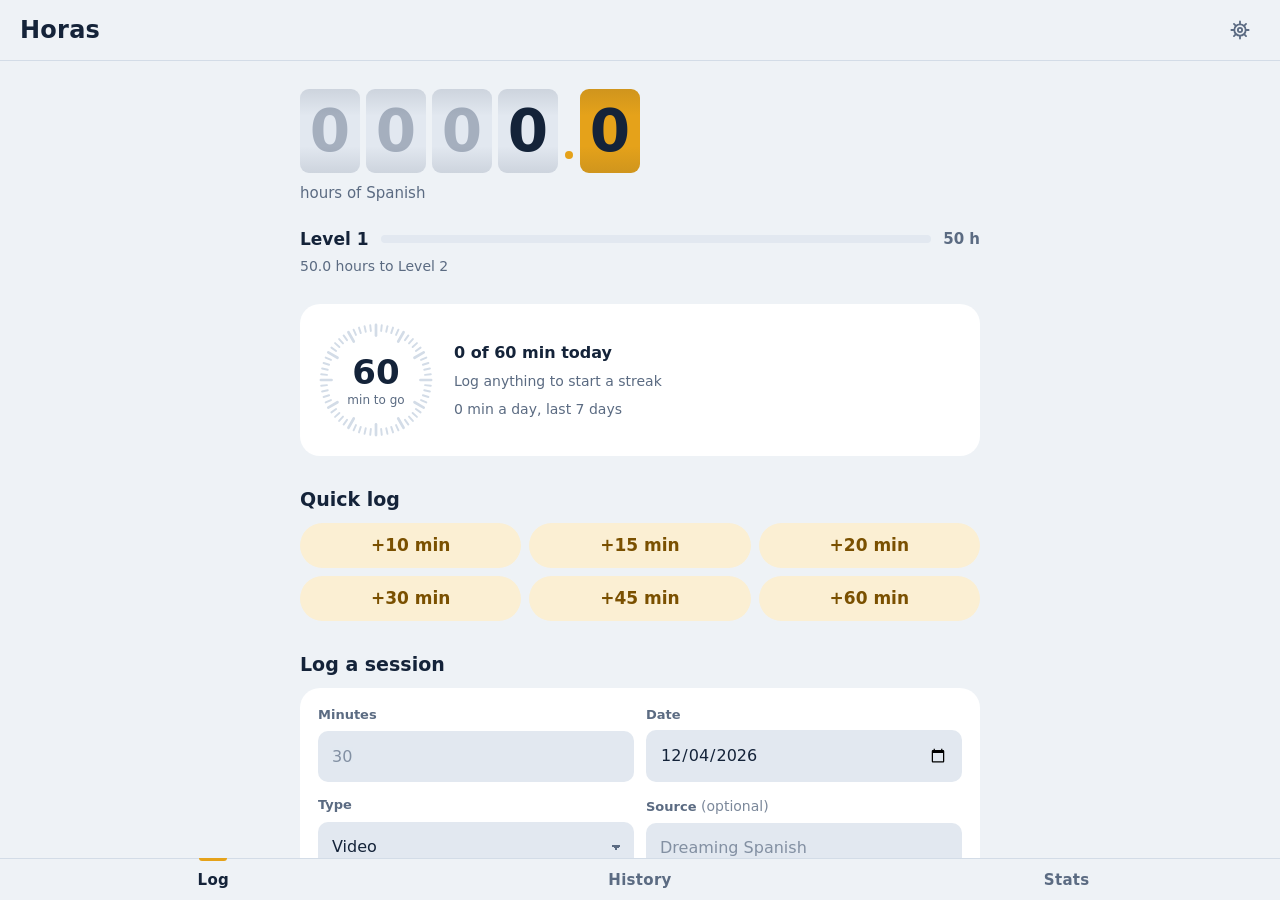
<file: index.html>
<!doctype html>
<html lang="en">
<head>
<meta charset="utf-8">
<meta name="viewport" content="width=device-width, initial-scale=1, viewport-fit=cover">
<title>Horas</title>

<meta name="apple-mobile-web-app-capable" content="yes">
<meta name="mobile-web-app-capable" content="yes">
<meta name="apple-mobile-web-app-status-bar-style" content="black-translucent">
<meta name="apple-mobile-web-app-title" content="Horas">
<link rel="apple-touch-icon" href="icons/icon-180.png">

<link rel="manifest" href="manifest.webmanifest">
<meta name="theme-color" content="#EEF2F6" media="(prefers-color-scheme: light)">
<meta name="theme-color" content="#0D1828" media="(prefers-color-scheme: dark)">
<link rel="stylesheet" href="styles.css">
</head>
<body>

<!-- `.appbar`, not `.bar`: the Stats chart draws SVG rects with class "bar". -->
<header class="appbar">
  <h1 id="title">Horas</h1>
  <!-- Drawn, not the ⚙ character: iOS renders that as a grey 3D emoji. -->
  <button id="settings-btn" class="icon-btn" aria-label="Settings">
    <svg viewBox="0 0 24 24" aria-hidden="true" fill="none" stroke="currentColor"
         stroke-width="2" stroke-linecap="round">
      <circle cx="12" cy="12" r="6.2"/>
      <circle cx="12" cy="12" r="2.3"/>
      <path d="M12 2.6v2.3M12 19.1v2.3M2.6 12h2.3M19.1 12h2.3M5.4 5.4l1.6 1.6M17 17l1.6 1.6M5.4 18.6 7 17M17 7l1.6-1.6"/>
    </svg>
  </button>
</header>

<!-- ============================ LOG ============================ -->
<main id="view-log" class="view">
  <!-- Hour meter: total hours on rolling digit drums, tenths drum in saffron.
       app.js builds the drums once, then only moves the ones whose digit changed. -->
  <section class="hero" aria-label="Your total">
    <div id="meter" class="meter" role="img" aria-label="0 hours"></div>
    <p class="meter-caption">hours of Spanish</p>

    <div class="level">
      <span id="level-name" class="level-name">Level 1</span>
      <div class="track" aria-hidden="true"><div id="track-fill" class="track-fill"></div></div>
      <span id="level-next" class="level-next">50 h</span>
    </div>
    <p id="level-sub" class="level-sub"></p>
  </section>

  <!-- Today: a 60-tick clock dial against the daily goal. Hidden when the goal is 0. -->
  <section class="today plate" aria-label="Today">
    <div id="goal-wrap" class="dial">
      <div id="goal-ring"></div>
      <div class="dial-center">
        <strong id="goal-left">0</strong>
        <span id="goal-label">min to go</span>
      </div>
    </div>
    <ul class="today-facts">
      <li id="stat-today"></li>
      <li id="stat-streak"></li>
      <li id="stat-avg"></li>
    </ul>
  </section>

  <h2 class="section-h">Quick log</h2>
  <div id="quick" class="quick"></div>

  <h2 class="section-h">Log a session</h2>
  <form id="add-form" class="plate form" autocomplete="off">
    <div class="field">
      <label for="f-minutes">Minutes</label>
      <input id="f-minutes" type="number" inputmode="numeric" min="1" max="1440" step="1" required placeholder="30">
    </div>
    <div class="field">
      <label for="f-date">Date</label>
      <input id="f-date" type="date" required>
    </div>
    <div class="field">
      <label for="f-kind">Type</label>
      <select id="f-kind">
        <option value="video">Video</option>
        <option value="audio">Audio / podcast</option>
        <option value="reading">Reading</option>
        <option value="conversation">Conversation</option>
      </select>
    </div>
    <div class="field">
      <label for="f-source">Source <span class="muted">(optional)</span></label>
      <!-- Type freely; a new name is saved to the list on submit. app.js attaches
           `list` only once there are saved sources, so there's never a dead chevron. -->
      <input id="f-source" type="text" placeholder="Dreaming Spanish" maxlength="60">
      <datalist id="source-list"></datalist>
    </div>
    <div class="field wide">
      <label for="f-title">Title <span class="muted">(optional)</span></label>
      <input id="f-title" type="text" placeholder="Superbeginner: Ordering coffee" maxlength="120">
    </div>
    <div class="field wide">
      <label for="f-note">Note <span class="muted">(optional)</span></label>
      <input id="f-note" type="text" placeholder="Episode, topic, how much you understood…">
    </div>
    <button type="submit" class="primary wide">Log session</button>
  </form>
</main>

<!-- ========================== HISTORY ========================== -->
<main id="view-history" class="view" hidden>
  <div id="history"></div>
</main>

<!-- =========================== STATS =========================== -->
<main id="view-stats" class="view" hidden>
  <section class="plate">
    <h2>Last 30 days</h2>
    <div id="chart-30"></div>
    <p id="chart-legend" class="muted"></p>
  </section>
  <section class="plate">
    <h2>Totals</h2>
    <dl id="totals" class="diag"></dl>
  </section>
  <section class="plate">
    <h2>Pace</h2>
    <p id="pace" class="muted"></p>
  </section>
  <section class="plate">
    <h2>By source</h2>
    <div id="by-source"></div>
  </section>
  <section class="plate">
    <h2>By type</h2>
    <div id="by-kind"></div>
  </section>
</main>

<!-- ========================= SETTINGS ========================== -->
<main id="view-settings" class="view" hidden>
  <section class="plate">
    <h2>Daily goal</h2>
    <div class="field">
      <label for="s-goal">Minutes per day</label>
      <input id="s-goal" type="number" inputmode="numeric" min="0" max="1440" step="5">
    </div>
  </section>

  <section class="plate">
    <h2>Milestones</h2>
    <p class="muted">Hour targets, comma separated. Defaults follow the Dreaming Spanish
       roadmap — check them against the source if the exact figures matter to you.</p>
    <div class="field">
      <label for="s-milestones">Hours</label>
      <input id="s-milestones" type="text" inputmode="numeric" placeholder="50, 150, 300, 600, 1000, 1500">
    </div>
    <button id="save-settings" class="primary">Save settings</button>
  </section>

  <section class="plate">
    <h2>Sources</h2>
    <p class="muted">Shortcuts for the Source field, so you don't retype them. Removing
       one only takes it out of the dropdown — logged sessions keep their hours.</p>
    <div id="source-manager"></div>
    <form id="add-source-form" class="add-row" autocomplete="off">
      <input id="s-new-source" type="text" placeholder="Add a source" maxlength="60">
      <button type="submit" class="primary">Add</button>
    </form>
  </section>

  <section class="plate">
    <h2>Backup</h2>
    <p class="muted">Everything is stored on this device only. <strong>Deleting the Home
       Screen icon deletes your history with it.</strong> Export regularly.</p>
    <div class="btn-row">
      <button id="export-btn">Export</button>
      <button id="merge-btn">Import &amp; merge</button>
      <button id="replace-btn">Import &amp; replace</button>
      <input id="import-file" type="file" accept="application/json,.json" hidden>
    </div>
  </section>

  <section class="plate">
    <h2>Diagnostics</h2>
    <dl id="diag" class="diag"></dl>
  </section>

  <section class="plate danger-plate">
    <h2>Danger zone</h2>
    <button id="wipe-btn" class="danger">Delete all sessions</button>
  </section>
</main>

<nav class="tabs">
  <button data-tab="log" class="tab active">Log</button>
  <button data-tab="history" class="tab">History</button>
  <button data-tab="stats" class="tab">Stats</button>
</nav>

<!-- Classic script, before the modules: it must run even if they fail to load. -->
<script src="boot-guard.js"></script>
<script type="module" src="app.js"></script>
</body>
</html>
</file>
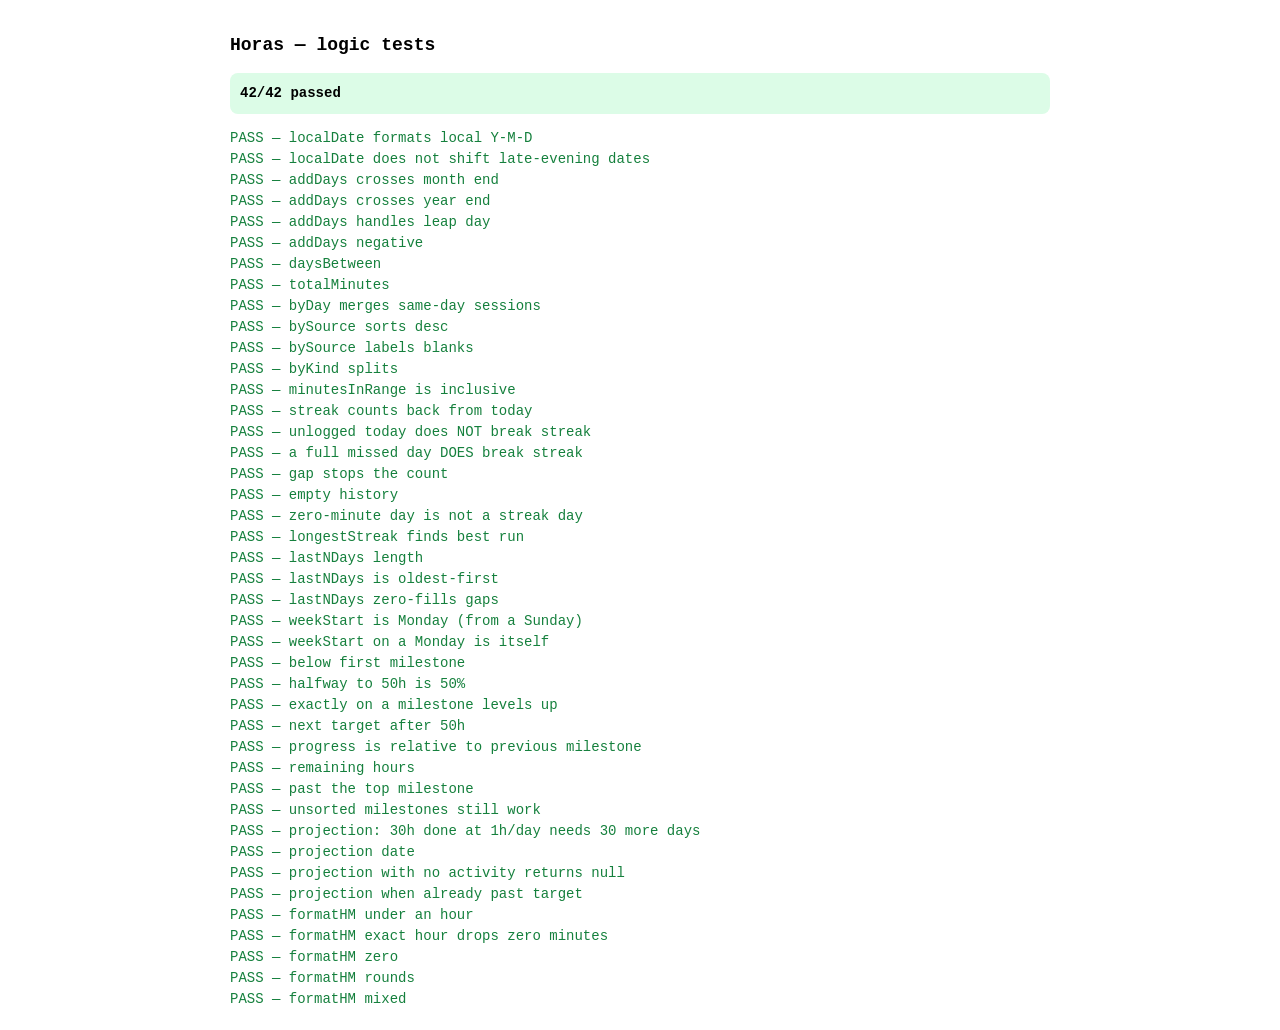
<file: tests.html>
<!doctype html>
<meta charset="utf-8">
<title>Horas — logic tests</title>
<style>
 body{font:14px/1.5 ui-monospace,Menlo,Consolas,monospace;padding:20px;max-width:820px;margin:auto}
 .pass{color:#15803d} .fail{color:#dc2626;font-weight:700} h1{font-size:18px}
 #summary{padding:10px;border-radius:8px;margin:14px 0;font-weight:700}
</style>
<h1>Horas — logic tests</h1>
<div id="summary">running…</div>
<div id="out"></div>
<script type="module">
import * as S from './stats.js';

const results = [];
const eq = (name, got, want) => {
  const ok = JSON.stringify(got) === JSON.stringify(want);
  results.push({ name, ok, got, want });
};

// --- date helpers -----------------------------------------------------------
eq('localDate formats local Y-M-D', S.localDate(new Date(2026, 0, 5)), '2026-01-05');
eq('localDate does not shift late-evening dates',
   S.localDate(new Date(2026, 2, 14, 23, 30)), '2026-03-14');
eq('addDays crosses month end', S.addDays('2026-01-31', 1), '2026-02-01');
eq('addDays crosses year end', S.addDays('2025-12-31', 1), '2026-01-01');
eq('addDays handles leap day', S.addDays('2028-02-28', 1), '2028-02-29');
eq('addDays negative', S.addDays('2026-03-01', -1), '2026-02-28');
eq('daysBetween', S.daysBetween('2026-01-01', '2026-01-08'), 7);

// --- aggregation ------------------------------------------------------------
const mk = (date, minutes, source = '', kind = 'video') => ({ id: date + minutes + source, date, minutes, source, kind });
const set = [mk('2026-03-01', 30, 'DS'), mk('2026-03-01', 15, 'Pod', 'audio'), mk('2026-03-03', 60, 'DS')];
eq('totalMinutes', S.totalMinutes(set), 105);
eq('byDay merges same-day sessions', [...S.byDay(set)], [['2026-03-01', 45], ['2026-03-03', 60]]);
eq('bySource sorts desc', S.bySource(set), [{source:'DS',minutes:90},{source:'Pod',minutes:15}]);
eq('bySource labels blanks', S.bySource([mk('2026-03-01', 5)]), [{source:'Unlabelled',minutes:5}]);
eq('byKind splits', S.byKind(set), [{kind:'video',minutes:90},{kind:'audio',minutes:15}]);
eq('minutesInRange is inclusive', S.minutesInRange(set, '2026-03-01', '2026-03-01'), 45);

// --- streak -----------------------------------------------------------------
const days = (...ds) => ds.map((d) => mk(d, 30));
eq('streak counts back from today',
   S.streak(days('2026-03-10','2026-03-09','2026-03-08'), '2026-03-10'), 3);
eq('unlogged today does NOT break streak',
   S.streak(days('2026-03-09','2026-03-08'), '2026-03-10'), 2);
eq('a full missed day DOES break streak',
   S.streak(days('2026-03-08','2026-03-07'), '2026-03-10'), 0);
eq('gap stops the count',
   S.streak(days('2026-03-10','2026-03-08','2026-03-07'), '2026-03-10'), 1);
eq('empty history', S.streak([], '2026-03-10'), 0);
eq('zero-minute day is not a streak day',
   S.streak([mk('2026-03-10', 0), mk('2026-03-09', 30)], '2026-03-10'), 1);
eq('longestStreak finds best run',
   S.longestStreak(days('2026-03-01','2026-03-02','2026-03-03','2026-03-09')), 3);

// --- windows ----------------------------------------------------------------
const l7 = S.lastNDays(days('2026-03-10','2026-03-08'), 7, '2026-03-10');
eq('lastNDays length', l7.length, 7);
eq('lastNDays is oldest-first', [l7[0].date, l7[6].date], ['2026-03-04', '2026-03-10']);
eq('lastNDays zero-fills gaps', l7.map(d => d.minutes), [0,0,0,0,30,0,30]);
eq('weekStart is Monday (from a Sunday)', S.weekStart('2026-03-08'), '2026-03-02');
eq('weekStart on a Monday is itself', S.weekStart('2026-03-02'), '2026-03-02');

// --- milestones -------------------------------------------------------------
const MS = [50, 150, 300, 600, 1000, 1500];
eq('below first milestone', S.milestoneProgress(0, MS).level, 0);
eq('halfway to 50h is 50%', S.milestoneProgress(25, MS).pct, 0.5);
eq('exactly on a milestone levels up', S.milestoneProgress(50, MS).level, 1);
eq('next target after 50h', S.milestoneProgress(50, MS).next, 150);
eq('progress is relative to previous milestone',
   S.milestoneProgress(100, MS).pct, 0.5);
eq('remaining hours', S.milestoneProgress(120, MS).remaining, 30);
eq('past the top milestone', S.milestoneProgress(2000, MS), {level:6,prev:1500,next:null,remaining:0,pct:1});
eq('unsorted milestones still work', S.milestoneProgress(60, [300,50,150]).next, 150);

// --- projection -------------------------------------------------------------
const steady = Array.from({length:30}, (_,i) => mk(S.addDays('2026-03-30', -i), 60));
const proj = S.projection(steady, 60, '2026-03-30');
eq('projection: 30h done at 1h/day needs 30 more days', proj.days, 30);
eq('projection date', proj.date, '2026-04-29');
eq('projection with no activity returns null', S.projection([], 50, '2026-03-30').days, null);
eq('projection when already past target', S.projection(steady, 5, '2026-03-30').done, true);

// --- formatting -------------------------------------------------------------
eq('formatHM under an hour', S.formatHM(45), '45m');
eq('formatHM exact hour drops zero minutes', S.formatHM(60), '1h');
eq('formatHM zero', S.formatHM(0), '0m');
eq('formatHM rounds', S.formatHM(90.4), '1h 30m');
eq('formatHM mixed', S.formatHM(135), '2h 15m');

// --- report -----------------------------------------------------------------
const failed = results.filter(r => !r.ok);
document.getElementById('out').innerHTML = results.map(r =>
  `<div class="${r.ok?'pass':'fail'}">${r.ok?'PASS':'FAIL'} — ${r.name}` +
  (r.ok ? '' : `<br>&nbsp;&nbsp;got:  ${JSON.stringify(r.got)}<br>&nbsp;&nbsp;want: ${JSON.stringify(r.want)}`) +
  `</div>`).join('');
const sum = document.getElementById('summary');
sum.textContent = `${results.length - failed.length}/${results.length} passed`;
sum.style.background = failed.length ? '#fee2e2' : '#dcfce7';
window.__testResults = { total: results.length, failed: failed.map(f => ({ name: f.name, got: f.got, want: f.want })) };
</script>
</file>
<file: styles.css>
/* ==========================================================================
   Horas — "hour meter" design
   Total hours read like a Hobbs meter (rolling digit drums, saffron tenths);
   today's goal is a 60-tick clock dial. Cobalt-ink ground, one signal colour
   (saffron) meaning "progress". DIN numerals: DIN Alternate ships with iOS,
   Bahnschrift with Windows, so previews on either match.
   ========================================================================== */

:root {
  /* Light — cool paper, not cream. */
  --ground: #EEF2F6;
  --plate: #FFFFFF;
  --recess: #E2E8F0;        /* wells: drums, inputs, tracks */
  --ink: #142339;
  --dim: #5B6B82;
  --rule: #D3DCE7;
  --saffron: #E5A21A;       /* fills only — too light for text on white */
  --saffron-ink: #8A5B00;   /* saffron-toned text, 5.9:1 on white */
  --on-saffron: #142339;
  --chip-bg: #FBEFD3;
  --chip-ink: #7A5000;
  --chip-line: transparent;
  --danger: #B8392A;
  --drum-shade: rgb(20 35 57 / 0.10);

  --f-display: "DIN Alternate", "Bahnschrift", "DIN 2014", system-ui, sans-serif;
  --f-body: -apple-system, BlinkMacSystemFont, "Segoe UI", system-ui, sans-serif;

  --drum-w: 60px;
  --drum-h: 84px;
  --drum-font: 58px;
}
@media (prefers-color-scheme: dark) {
  :root {
    /* Dark — azulejo cobalt ink with instrument-lit saffron. */
    --ground: #0D1828;
    --plate: #14233A;
    --recess: #0A1320;
    --ink: #E6ECF5;
    --dim: #8C9DB5;
    --rule: #22354F;
    --saffron: #F4B53F;
    --saffron-ink: #F4B53F;
    --on-saffron: #0D1828;
    --chip-bg: #0A1320;
    --chip-ink: #F4B53F;
    --chip-line: #22354F;
    --danger: #F08070;
    --drum-shade: rgb(0 0 0 / 0.38);
  }
}

* { box-sizing: border-box; }

html {
  -webkit-text-size-adjust: 100%;   /* stop iOS inflating text in landscape */
  background: var(--ground);        /* paints the safe-area gutters */
  height: 100%;
}

/* App-shell layout: fixed header, scrolling middle, fixed tab bar — as a flex
   column rather than position:fixed. On iOS, a fixed bottom bar drifts upward
   when the document height collapses (e.g. switching to an empty History tab),
   because Safari doesn't reposition fixed elements until a repaint. Making the
   bar a flex item removes the failure mode instead of papering over it. */
body {
  margin: 0;
  height: 100vh;
  height: 100dvh;
  display: flex;
  flex-direction: column;
  overflow: hidden;                 /* only .view scrolls */
  background: var(--ground);
  color: var(--ink);
  font: 16px/1.45 var(--f-body);
  -webkit-tap-highlight-color: transparent;
  touch-action: manipulation;
}

/* ------------------------------ chrome ------------------------------ */

.appbar {
  flex: 0 0 auto;
  z-index: 10;
  display: flex;
  align-items: center;
  justify-content: space-between;
  gap: 12px;
  padding: calc(env(safe-area-inset-top) + 10px) calc(env(safe-area-inset-right) + 20px) 10px
           calc(env(safe-area-inset-left) + 20px);
  background: var(--ground);
  border-bottom: 1px solid var(--rule);
}
.appbar h1 {
  margin: 0;
  font: 700 24px/1.2 var(--f-display);
  letter-spacing: 0.01em;
}

.view {
  flex: 1 1 auto;
  min-height: 0;
  overflow-y: auto;
  -webkit-overflow-scrolling: touch;
  overscroll-behavior: contain;
  width: 100%;
  max-width: 720px;
  margin: 0 auto;
  padding: 24px calc(env(safe-area-inset-right) + 20px)
           calc(env(safe-area-inset-bottom) + 28px) calc(env(safe-area-inset-left) + 20px);
}
.view[hidden] { display: none; }

.tabs {
  flex: 0 0 auto;
  z-index: 20;
  display: flex;
  background: var(--ground);
  border-top: 1px solid var(--rule);
  padding-bottom: env(safe-area-inset-bottom);
}
.tab {
  position: relative;
  flex: 1;
  border: none;
  background: none;
  border-radius: 0;
  padding: 14px 4px 12px;
  font: 700 15px/1 var(--f-display);
  letter-spacing: 0.02em;
  color: var(--dim);
}
.tab.active { color: var(--ink); }
/* The bar marks which tab you're on — it carries information, not decoration. */
.tab.active::before {
  content: "";
  position: absolute;
  top: -1px;
  left: 50%;
  width: 28px;
  height: 3px;
  margin-left: -14px;
  border-radius: 0 0 3px 3px;
  background: var(--saffron);
}

/* ---------------------------- hour meter ---------------------------- */

.hero { padding-top: 4px; }

.meter { display: flex; align-items: flex-end; gap: 6px; }
.drum {
  position: relative;
  width: var(--drum-w);
  height: var(--drum-h);
  overflow: hidden;
  border-radius: 9px;
  background: var(--recess);
}
/* Top and bottom shading: the cue that these are cylinders, not boxes. */
.drum::after {
  content: "";
  position: absolute;
  inset: 0;
  pointer-events: none;
  background: linear-gradient(var(--drum-shade), transparent 32%, transparent 68%, var(--drum-shade));
}
.strip {
  display: flex;
  flex-direction: column;
  transform: translateY(calc(var(--d) * var(--drum-h) * -1));
  transition: transform 1100ms cubic-bezier(0.2, 0.75, 0.15, 1);
}
.strip span {
  height: var(--drum-h);
  font: 700 var(--drum-font)/var(--drum-h) var(--f-display);
  font-variant-numeric: tabular-nums;
  text-align: center;
  color: var(--ink);
}
.drum.lead .strip span { color: var(--dim); opacity: 0.45; }
.drum.tenths { background: var(--saffron); }
.drum.tenths .strip span { color: var(--on-saffron); }
.drum.tenths .strip { transition-duration: 1500ms; }
.point {
  width: 8px;
  height: 8px;
  margin: 0 1px 14px;
  border-radius: 50%;
  background: var(--saffron);
}
.meter-caption { margin: 10px 0 0; font-size: 15px; color: var(--dim); }

.level {
  display: grid;
  grid-template-columns: auto 1fr auto;
  align-items: center;
  gap: 12px;
  margin-top: 26px;
}
.level-name { font: 700 17px/1 var(--f-display); }
.level-next { font: 700 15px/1 var(--f-display); color: var(--dim); }
.track { height: 8px; border-radius: 4px; background: var(--recess); overflow: hidden; }
.track-fill {
  height: 100%;
  border-radius: 4px;
  background: var(--saffron);
  transition: width 900ms cubic-bezier(0.2, 0.75, 0.15, 1);
}
.level-sub { margin: 8px 0 0; font-size: 14px; color: var(--dim); }

/* ------------------------------- today ------------------------------ */

.plate {
  margin-bottom: 14px;
  padding: 18px;
  border-radius: 20px;
  background: var(--plate);
}
.plate h2 { margin: 0 0 12px; font: 700 19px/1.2 var(--f-display); }

.today { display: flex; align-items: center; gap: 20px; margin-top: 28px; }
.dial { position: relative; flex: none; width: 116px; display: grid; place-items: center; }
.dial[hidden] { display: none; }              /* beats display:grid */
.dial-svg { display: block; width: 100%; height: auto; }
.dial-svg .tick { stroke: var(--rule); stroke-width: 2; stroke-linecap: round; }
.dial-svg .tick.major { stroke-width: 2.8; }
.dial-svg .tick.on { stroke: var(--saffron); }
.dial-center {
  position: absolute;
  display: grid;
  justify-items: center;
  line-height: 1;
}
.dial-center strong { font: 700 34px/1 var(--f-display); font-variant-numeric: tabular-nums; }
.dial-center strong.met { font-size: 24px; color: var(--saffron-ink); }
.dial-center span { margin-top: 5px; font-size: 12px; color: var(--dim); white-space: nowrap; }

.today-facts { list-style: none; margin: 0; padding: 0; display: grid; gap: 7px; min-width: 0; }
.today-facts li { font-size: 14px; color: var(--dim); }
.today-facts li:first-child { font-size: 16px; font-weight: 600; color: var(--ink); }

/* ----------------------------- controls ----------------------------- */

.section-h { margin: 32px 0 12px; font: 700 19px/1.2 var(--f-display); }

.quick { display: grid; grid-template-columns: repeat(3, 1fr); gap: 8px; }
.chip {
  padding: 13px 4px;
  border: 1px solid var(--chip-line);
  border-radius: 999px;
  background: var(--chip-bg);
  color: var(--chip-ink);
  font: 700 17px/1 var(--f-display);
  font-variant-numeric: tabular-nums;
}

button {
  font: 600 16px/1.2 var(--f-body);
  padding: 12px 16px;
  color: var(--ink);
  background: var(--recess);
  border: none;
  border-radius: 12px;
  cursor: pointer;
}
button.primary {
  background: var(--saffron);
  color: var(--on-saffron);
  font: 700 18px/1.2 var(--f-display);
  padding: 15px 16px;
}
button.danger { background: var(--danger); color: #fff; }
button:focus-visible, input:focus-visible, select:focus-visible {
  outline: 2px solid var(--saffron);
  outline-offset: 2px;
}

/* Press feedback. iOS's default grey flash is suppressed, so this is the only cue a
   tap registered. Needs the no-op touchstart listener in app.js to fire on iOS. */
button { transition: transform 70ms ease, opacity 70ms ease, filter 70ms ease; }
button:active { opacity: 0.6; transform: scale(0.97); }
button.primary:active, button.danger:active { opacity: 1; filter: brightness(0.85); }
.chip:active { opacity: 1; filter: brightness(0.92); transform: scale(0.95); }
.tab:active { opacity: 0.55; transform: none; }
.icon-btn {
  display: grid;
  place-items: center;
  width: 40px;
  height: 40px;
  padding: 0;
  border-radius: 50%;
  background: transparent;
  color: var(--dim);
}
.icon-btn svg { width: 22px; height: 22px; }
.btn-row { display: flex; flex-wrap: wrap; gap: 8px; }
.wide { grid-column: 1 / -1; width: 100%; }

.form { display: grid; grid-template-columns: 1fr 1fr; gap: 14px 12px; }
.field { display: grid; gap: 6px; min-width: 0; }
.field.wide { grid-column: 1 / -1; }
.field label { font-size: 13px; font-weight: 600; color: var(--dim); }
.field label .muted { font-weight: 400; opacity: 0.8; }

input, select {
  width: 100%;
  min-width: 0;
  font: inherit;
  font-size: 16px;                  /* below 16px makes iOS zoom on focus */
  padding: 12px 13px;
  color: var(--ink);
  background: var(--recess);
  border: 1px solid transparent;
  border-radius: 10px;
  -webkit-appearance: none;
  appearance: none;
}
input::placeholder { color: var(--dim); opacity: 0.7; }
select {
  background-image: linear-gradient(45deg, transparent 50%, var(--dim) 50%),
                    linear-gradient(135deg, var(--dim) 50%, transparent 50%);
  background-position: calc(100% - 17px) 52%, calc(100% - 12px) 52%;
  background-size: 5px 5px, 5px 5px;
  background-repeat: no-repeat;
  padding-right: 34px;
}
input:focus, select:focus { outline: 2px solid var(--saffron); outline-offset: -1px; }

/* Settings: saved sources. */
.src-row { display: flex; align-items: center; gap: 10px; padding: 11px 0; border-bottom: 1px solid var(--rule); }
.src-row:last-of-type { border-bottom: none; }
.src-name { flex: 1; min-width: 0; font-size: 16px; overflow-wrap: anywhere; }
.add-row { display: flex; gap: 8px; align-items: stretch; }
.add-row input { flex: 1 1 auto; min-width: 0; }
.add-row button { flex: 0 0 auto; }
#add-source-form { margin-top: 14px; }
.danger-plate { box-shadow: inset 0 0 0 1px color-mix(in srgb, var(--danger) 40%, transparent); }

/* ------------------------------ history ----------------------------- */

.day { padding: 0; overflow: hidden; }
.day-head {
  display: flex;
  justify-content: space-between;
  align-items: baseline;
  padding: 16px 18px 6px;
  font: 700 17px/1.2 var(--f-display);
}
.day-total { color: var(--saffron-ink); font-variant-numeric: tabular-nums; }

.entry { display: flex; align-items: center; gap: 12px; padding: 12px 18px 14px; }
.entry + .entry { border-top: 1px solid var(--rule); }
.entry-main { flex: 1; min-width: 0; display: grid; gap: 3px; }
.entry-title { font-size: 16px; font-weight: 500; overflow-wrap: anywhere; }
.entry-meta { font-size: 13px; color: var(--dim); overflow-wrap: anywhere; }
.entry-note { font-size: 13px; font-style: italic; color: var(--dim); overflow-wrap: anywhere; }
.entry-min {
  font: 700 17px/1 var(--f-display);
  font-variant-numeric: tabular-nums;
  white-space: nowrap;
}
.del {
  padding: 8px 4px;
  background: none;
  color: var(--dim);
  font-size: 14px;
  opacity: 0.7;
}
.del:active { color: var(--danger); opacity: 1; }

/* ------------------------------- stats ------------------------------ */

.chart { width: 100%; height: 132px; display: block; }
.chart .bar { fill: var(--dim); opacity: 0.45; }
.chart .bar.met { fill: var(--saffron); opacity: 1; }
.chart .bar.empty { fill: var(--rule); opacity: 1; }
.chart .goal { stroke: var(--dim); opacity: 0.8; }
.chart .axis { fill: var(--dim); font-family: var(--f-display); font-size: 9px; }
#chart-legend { margin: 12px 0 0; }

.breakdown { display: grid; gap: 10px; }
.brow { display: grid; grid-template-columns: minmax(64px, 1fr) 2fr auto; align-items: center; gap: 10px; font-size: 14px; }
.blabel { overflow: hidden; text-overflow: ellipsis; white-space: nowrap; }
.btrack { height: 8px; border-radius: 4px; background: var(--recess); overflow: hidden; }
.bfill { display: block; height: 100%; border-radius: 4px; background: var(--saffron); }
.bval { font: 700 14px/1 var(--f-display); font-variant-numeric: tabular-nums; color: var(--dim); white-space: nowrap; }

.diag { margin: 0; display: grid; grid-template-columns: auto 1fr; gap: 9px 14px; align-items: baseline; }
.diag dt { font-size: 14px; color: var(--dim); }
.diag dd {
  margin: 0;
  text-align: right;
  font: 700 16px/1.2 var(--f-display);
  font-variant-numeric: tabular-nums;
  overflow-wrap: anywhere;
}

/* ------------------------------- misc ------------------------------- */

.muted, .empty { color: var(--dim); font-size: 14px; }
.plate > p.muted { margin: 0 0 14px; }
.empty { padding: 28px 8px; text-align: center; }

.toast {
  position: fixed;
  left: 50%;
  bottom: calc(env(safe-area-inset-bottom) + 76px);
  transform: translateX(-50%);
  max-width: calc(100vw - 40px);
  padding: 11px 18px;
  background: var(--ink);
  color: var(--ground);
  border-radius: 999px;
  font-size: 14px;
  font-weight: 600;
  z-index: 50;
  box-shadow: 0 8px 24px rgb(0 0 0 / 0.25);
}

/* Full-size meter needs 340px of content width; 375px phones only have 335. */
@media (max-width: 389px) {
  :root { --drum-w: 48px; --drum-h: 68px; --drum-font: 46px; }
  .today { gap: 14px; }
  .dial { width: 100px; }
}
@media (max-width: 340px) {
  .form { grid-template-columns: 1fr; }
  .meter { gap: 4px; }
}
@media (prefers-reduced-motion: reduce) {
  .strip, .track-fill, button { transition: none; }
  button:active { transform: none; }
}
</file>
